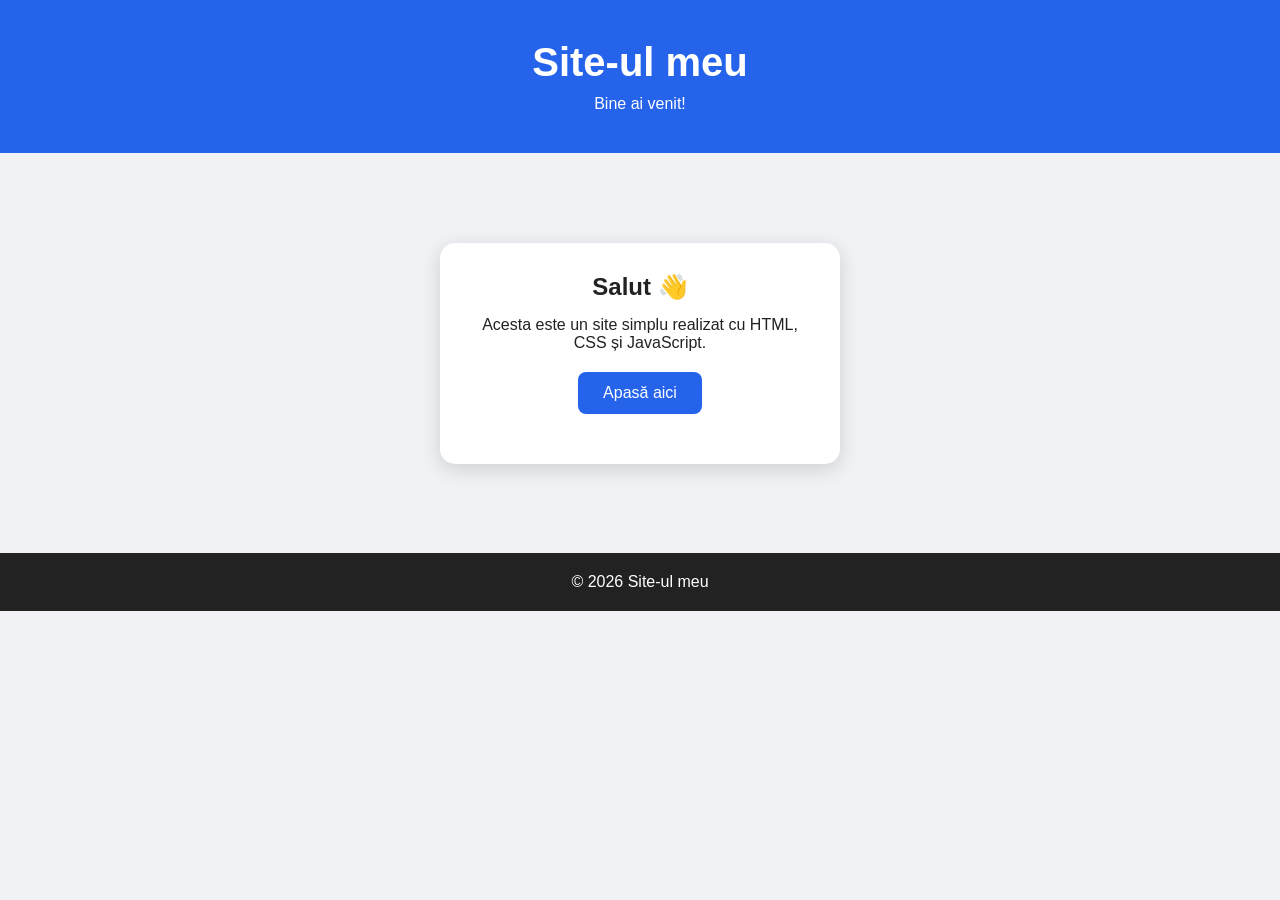
<file: laboratorul 1/index.html>
<!DOCTYPE html>
<html lang="ro">
<head>
    <meta charset="UTF-8">
    <meta name="viewport" content="width=device-width, initial-scale=1.0">
    <title>Site-ul meu</title>
    <link rel="stylesheet" href="style.css">
</head>
<body>

    <header>
        <h1>Site-ul meu</h1>
        <p>Bine ai venit!</p>
    </header>

    <main>
        <div class="card">
            <h2>Salut 👋</h2>
            <p>Acesta este un site simplu realizat cu HTML, CSS și JavaScript.</p>

            <button onclick="schimbaMesajul()">Apasă aici</button>

            <p id="mesaj"></p>
        </div>
    </main>

    <footer>
        <p>© 2026 Site-ul meu</p>
    </footer>

    <script src="script.js"></script>
</body>
</html>
</file>
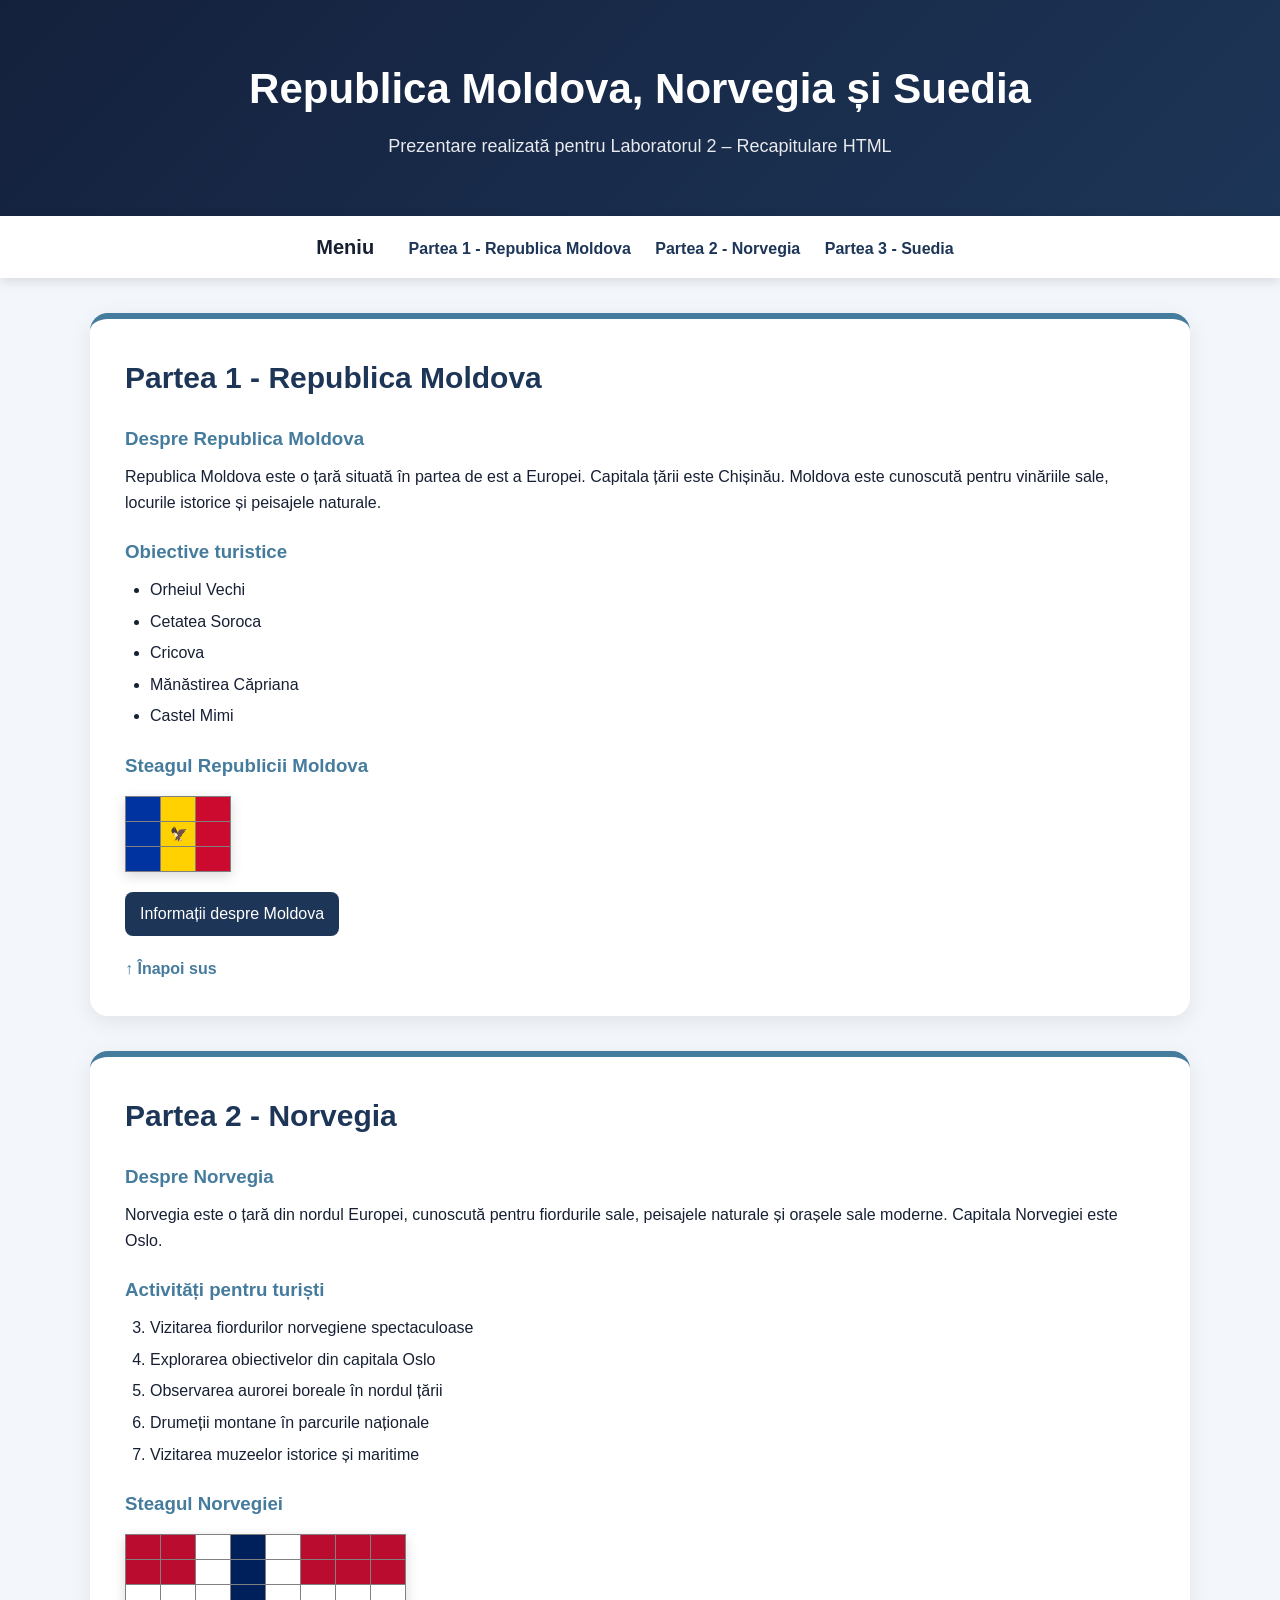
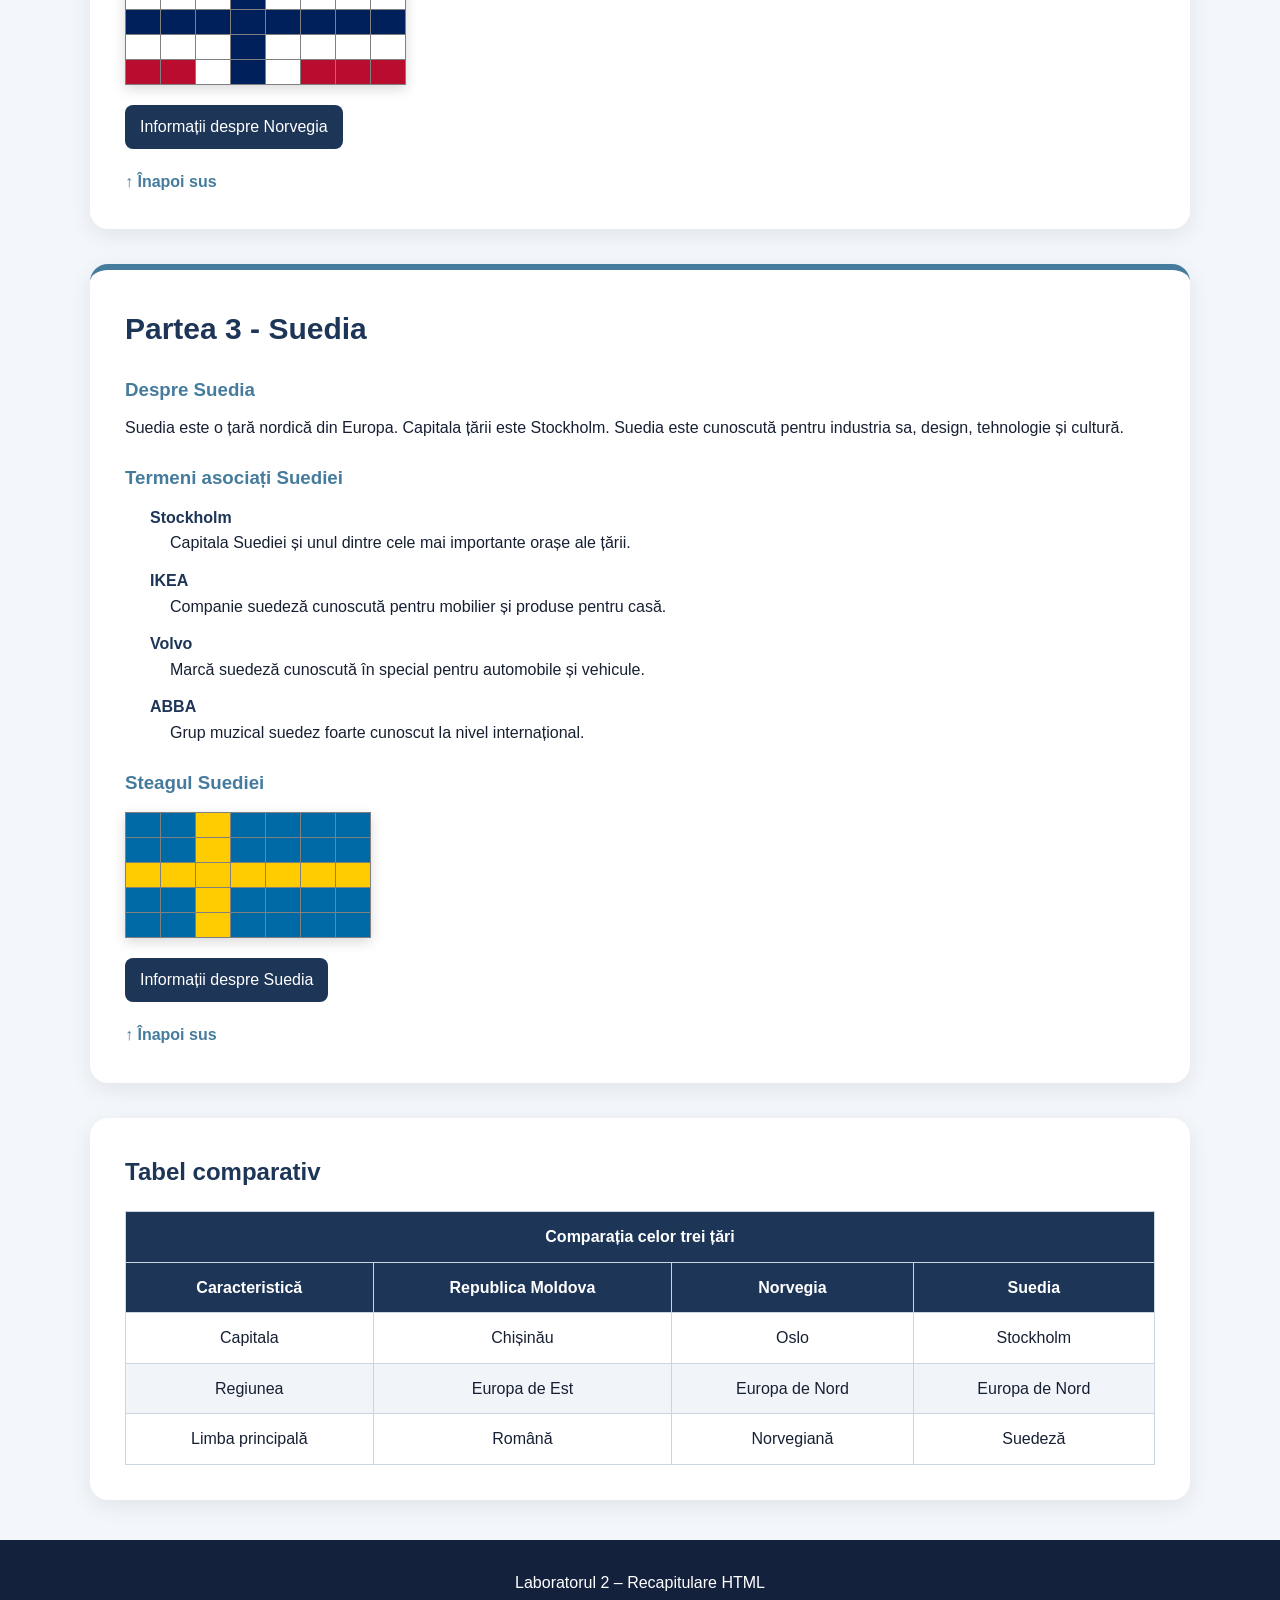
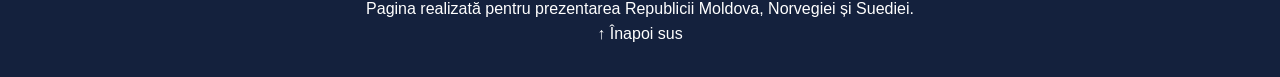
<file: laboratorul 2/index.html>
<!DOCTYPE html>
<html lang="ro">
<head>
    <meta charset="UTF-8">
    <meta name="viewport" content="width=device-width, initial-scale=1.0">
    <title>Republica Moldova, Norvegia și Suedia</title>

    <style>
        * {
            box-sizing: border-box;
            margin: 0;
            padding: 0;
        }

        html {
            scroll-behavior: smooth;
        }

        body {
            font-family: Arial, sans-serif;
            background: #f3f6fa;
            color: #172033;
            line-height: 1.6;
        }

        header {
            background: linear-gradient(135deg, #14213d, #1d3557);
            color: white;
            text-align: center;
            padding: 55px 20px;
        }

        header h1 {
            font-size: 42px;
            margin-bottom: 10px;
        }

        header p {
            font-size: 18px;
            opacity: 0.9;
        }

        nav {
            position: sticky;
            top: 0;
            z-index: 100;
            background: white;
            padding: 15px;
            text-align: center;
            box-shadow: 0 3px 12px rgba(0,0,0,0.12);
        }

        nav h2 {
            display: inline-block;
            margin-right: 20px;
            font-size: 20px;
        }

        nav a {
            color: #1d3557;
            text-decoration: none;
            font-weight: bold;
            margin: 0 10px;
        }

        nav a:hover {
            color: #e76f51;
        }

        main {
            width: 90%;
            max-width: 1100px;
            margin: 35px auto;
        }

        .tara {
            background: white;
            margin-bottom: 35px;
            padding: 35px;
            border-radius: 18px;
            box-shadow: 0 6px 22px rgba(0,0,0,0.08);
            border-top: 6px solid #457b9d;
        }

        .tara h2 {
            color: #1d3557;
            font-size: 30px;
            margin-bottom: 12px;
        }

        .tara h3 {
            color: #457b9d;
            margin: 22px 0 10px;
        }

        .tara p {
            margin-bottom: 10px;
        }

        ul, ol, dl {
            margin-left: 25px;
        }

        li {
            margin: 6px 0;
        }

        dt {
            font-weight: bold;
            color: #1d3557;
            margin-top: 12px;
        }

        dd {
            margin-left: 20px;
        }

        /* Stiluri pentru tabelele care reprezintă steagurile */
        .steag {
            margin-top: 15px;
            border-collapse: collapse;
            box-shadow: 0 4px 12px rgba(0,0,0,0.15);
        }

        .steag td {
            width: 35px;
            height: 25px;
            padding: 0;
            text-align: center;
            vertical-align: middle;
        }

        /* Culori și elemente pentru steaguri */
        .moldova .albastru { background: #0033a0; }
        .moldova .galben { background: #ffd100; color: #b33c00; font-size: 14px; }
        .moldova .rosu { background: #cc092f; }

        .norvegia .rosu { background: #ba0c2f; }
        .norvegia .alb { background: #ffffff; }
        .norvegia .albastru { background: #00205b; }

        .suedia .albastru { background: #006aa7; }
        .suedia .galben { background: #fecc00; }

        .link {
            display: inline-block;
            margin-top: 20px;
            padding: 9px 15px;
            background: #1d3557;
            color: white;
            text-decoration: none;
            border-radius: 8px;
        }

        .link:hover {
            background: #e76f51;
        }

        .sus {
            display: inline-block;
            margin-top: 20px;
            color: #457b9d;
            font-weight: bold;
            text-decoration: none;
        }

        .comparativ {
            background: white;
            padding: 35px;
            border-radius: 18px;
            box-shadow: 0 6px 22px rgba(0,0,0,0.08);
            margin-bottom: 35px;
        }

        .comparativ h2 {
            color: #1d3557;
            margin-bottom: 20px;
        }

        .comparativ table {
            width: 100%;
            border-collapse: collapse;
        }

        .comparativ th,
        .comparativ td {
            border: 1px solid #ccd5df;
            padding: 12px;
            text-align: center;
        }

        .comparativ th {
            background: #1d3557;
            color: white;
        }

        .comparativ tr:nth-child(even) td {
            background: #f1f5f9;
        }

        footer {
            background: #14213d;
            color: white;
            text-align: center;
            padding: 30px 20px;
            margin-top: 40px;
        }

        footer a {
            color: white;
            text-decoration: none;
        }

        @media (max-width: 750px) {
            header h1 {
                font-size: 30px;
            }

            nav h2 {
                display: block;
                margin-bottom: 8px;
            }

            nav a {
                display: block;
                margin: 8px;
            }

            main {
                width: 94%;
            }

            .tara,
            .comparativ {
                padding: 22px;
            }

            .comparativ {
                overflow-x: auto;
            }
        }
    </style>
</head>

<body id="sus">

    <header>
        <h1>Republica Moldova, Norvegia și Suedia</h1>
        <p>Prezentare realizată pentru Laboratorul 2 – Recapitulare HTML</p>
    </header>

    <nav>
        <h2>Meniu</h2>
        <a href="#moldova">Partea 1 - Republica Moldova</a>
        <a href="#norvegia">Partea 2 - Norvegia</a>
        <a href="#suedia">Partea 3 - Suedia</a>
    </nav>

    <main>

        <!-- Partea 1 - Republica Moldova -->
        <div class="tara moldova" id="moldova">
            <section>
                <h2>Partea 1 - Republica Moldova</h2>

                <article>
                    <h3>Despre Republica Moldova</h3>
                    <p>
                        Republica Moldova este o țară situată în partea de est a Europei.
                        Capitala țării este Chișinău. Moldova este cunoscută pentru
                        vinăriile sale, locurile istorice și peisajele naturale.
                    </p>
                </article>

                <h3>Obiective turistice</h3>
                <ul>
                    <li>Orheiul Vechi</li>
                    <li>Cetatea Soroca</li>
                    <li>Cricova</li>
                    <li>Mănăstirea Căpriana</li>
                    <li>Castel Mimi</li>
                </ul>

                <h3>Steagul Republicii Moldova</h3>
                <!-- Tabel steag Moldova cu vulturul centrat pe mijloc -->
                <table class="steag" border="1" cellspacing="0">
                    <tr>
                        <td class="albastru"></td>
                        <td class="galben"></td>
                        <td class="rosu"></td>
                    </tr>
                    <tr>
                        <td class="albastru"></td>
                        <td class="galben">🦅</td>
                        <td class="rosu"></td>
                    </tr>
                    <tr>
                        <td class="albastru"></td>
                        <td class="galben"></td>
                        <td class="rosu"></td>
                    </tr>
                </table>

                <a class="link" href="https://ro.wikipedia.org/wiki/Republica_Moldova" target="_blank">
                    Informații despre Moldova
                </a>

                <br>
                <a class="sus" href="#sus">↑ Înapoi sus</a>
            </section>
        </div>

        <!-- Partea 2 - Norvegia -->
        <div class="tara norvegia" id="norvegia">
            <section>
                <h2>Partea 2 - Norvegia</h2>

                <article>
                    <h3>Despre Norvegia</h3>
                    <p>
                        Norvegia este o țară din nordul Europei, cunoscută pentru
                        fiordurile sale, peisajele naturale și orașele sale moderne.
                        Capitala Norvegiei este Oslo.
                    </p>
                </article>

                <h3>Activități pentru turiști</h3>
                <ol start="3">
                    <li>Vizitarea fiordurilor norvegiene spectaculoase</li>
                    <li>Explorarea obiectivelor din capitala Oslo</li>
                    <li>Observarea aurorei boreale în nordul țării</li>
                    <li>Drumeții montane în parcurile naționale</li>
                    <li>Vizitarea muzeelor istorice și maritime</li>
                </ol>

                <h3>Steagul Norvegiei</h3>
                <table class="steag" border="1" cellspacing="0">
                    <tr>
                        <td class="rosu"></td>
                        <td class="rosu"></td>
                        <td class="alb"></td>
                        <td class="albastru"></td>
                        <td class="alb"></td>
                        <td class="rosu"></td>
                        <td class="rosu"></td>
                        <td class="rosu"></td>
                    </tr>
                    <tr>
                        <td class="rosu"></td>
                        <td class="rosu"></td>
                        <td class="alb"></td>
                        <td class="albastru"></td>
                        <td class="alb"></td>
                        <td class="rosu"></td>
                        <td class="rosu"></td>
                        <td class="rosu"></td>
                    </tr>
                    <tr>
                        <td class="alb"></td>
                        <td class="alb"></td>
                        <td class="alb"></td>
                        <td class="albastru"></td>
                        <td class="alb"></td>
                        <td class="alb"></td>
                        <td class="alb"></td>
                        <td class="alb"></td>
                    </tr>
                    <tr>
                        <td class="albastru"></td>
                        <td class="albastru"></td>
                        <td class="albastru"></td>
                        <td class="albastru"></td>
                        <td class="albastru"></td>
                        <td class="albastru"></td>
                        <td class="albastru"></td>
                        <td class="albastru"></td>
                    </tr>
                    <tr>
                        <td class="alb"></td>
                        <td class="alb"></td>
                        <td class="alb"></td>
                        <td class="albastru"></td>
                        <td class="alb"></td>
                        <td class="alb"></td>
                        <td class="alb"></td>
                        <td class="alb"></td>
                    </tr>
                    <tr>
                        <td class="rosu"></td>
                        <td class="rosu"></td>
                        <td class="alb"></td>
                        <td class="albastru"></td>
                        <td class="alb"></td>
                        <td class="rosu"></td>
                        <td class="rosu"></td>
                        <td class="rosu"></td>
                    </tr>
                </table>

                <a class="link" href="https://ro.wikipedia.org/wiki/Norvegia" target="_blank">
                    Informații despre Norvegia
                </a>

                <br>
                <a class="sus" href="#sus">↑ Înapoi sus</a>
            </section>
        </div>

        <!-- Partea 3 - Suedia -->
        <div class="tara suedia" id="suedia">
            <section>
                <h2>Partea 3 - Suedia</h2>

                <article>
                    <h3>Despre Suedia</h3>
                    <p>
                        Suedia este o țară nordică din Europa. Capitala țării este
                        Stockholm. Suedia este cunoscută pentru industria sa,
                        design, tehnologie și cultură.
                    </p>
                </article>

                <h3>Termeni asociați Suediei</h3>
                <dl>
                    <dt>Stockholm</dt>
                    <dd>Capitala Suediei și unul dintre cele mai importante orașe ale țării.</dd>

                    <dt>IKEA</dt>
                    <dd>Companie suedeză cunoscută pentru mobilier și produse pentru casă.</dd>

                    <dt>Volvo</dt>
                    <dd>Marcă suedeză cunoscută în special pentru automobile și vehicule.</dd>

                    <dt>ABBA</dt>
                    <dd>Grup muzical suedez foarte cunoscut la nivel internațional.</dd>
                </dl>

                <h3>Steagul Suediei</h3>
                <table class="steag" border="1" cellspacing="0">
                    <tr>
                        <td class="albastru"></td>
                        <td class="albastru"></td>
                        <td class="galben"></td>
                        <td class="albastru"></td>
                        <td class="albastru"></td>
                        <td class="albastru"></td>
                        <td class="albastru"></td>
                    </tr>
                    <tr>
                        <td class="albastru"></td>
                        <td class="albastru"></td>
                        <td class="galben"></td>
                        <td class="albastru"></td>
                        <td class="albastru"></td>
                        <td class="albastru"></td>
                        <td class="albastru"></td>
                    </tr>
                    <tr>
                        <td class="galben"></td>
                        <td class="galben"></td>
                        <td class="galben"></td>
                        <td class="galben"></td>
                        <td class="galben"></td>
                        <td class="galben"></td>
                        <td class="galben"></td>
                    </tr>
                    <tr>
                        <td class="albastru"></td>
                        <td class="albastru"></td>
                        <td class="galben"></td>
                        <td class="albastru"></td>
                        <td class="albastru"></td>
                        <td class="albastru"></td>
                        <td class="albastru"></td>
                    </tr>
                    <tr>
                        <td class="albastru"></td>
                        <td class="albastru"></td>
                        <td class="galben"></td>
                        <td class="albastru"></td>
                        <td class="albastru"></td>
                        <td class="albastru"></td>
                        <td class="albastru"></td>
                    </tr>
                </table>

                <a class="link" href="https://ro.wikipedia.org/wiki/Suedia" target="_blank">
                    Informații despre Suedia
                </a>

                <br>
                <a class="sus" href="#sus">↑ Înapoi sus</a>
            </section>
        </div>

        <!-- Tabel comparativ -->
        <div class="comparativ">
            <h2>Tabel comparativ</h2>
            <table>
                <tr>
                    <th colspan="4">Comparația celor trei țări</th>
                </tr>
                <tr>
                    <th>Caracteristică</th>
                    <th>Republica Moldova</th>
                    <th>Norvegia</th>
                    <th>Suedia</th>
                </tr>
                <tr>
                    <td>Capitala</td>
                    <td>Chișinău</td>
                    <td>Oslo</td>
                    <td>Stockholm</td>
                </tr>
                <tr>
                    <td>Regiunea</td>
                    <td>Europa de Est</td>
                    <td>Europa de Nord</td>
                    <td>Europa de Nord</td>
                </tr>
                <tr>
                    <td>Limba principală</td>
                    <td>Română</td>
                    <td>Norvegiană</td>
                    <td>Suedeză</td>
                </tr>
            </table>
        </div>

    </main>

    <footer>
        <p>Laboratorul 2 – Recapitulare HTML</p>
        <p>Pagina realizată pentru prezentarea Republicii Moldova, Norvegiei și Suediei.</p>
        <a href="#sus">↑ Înapoi sus</a>
    </footer>

</body>
</html>
</file>
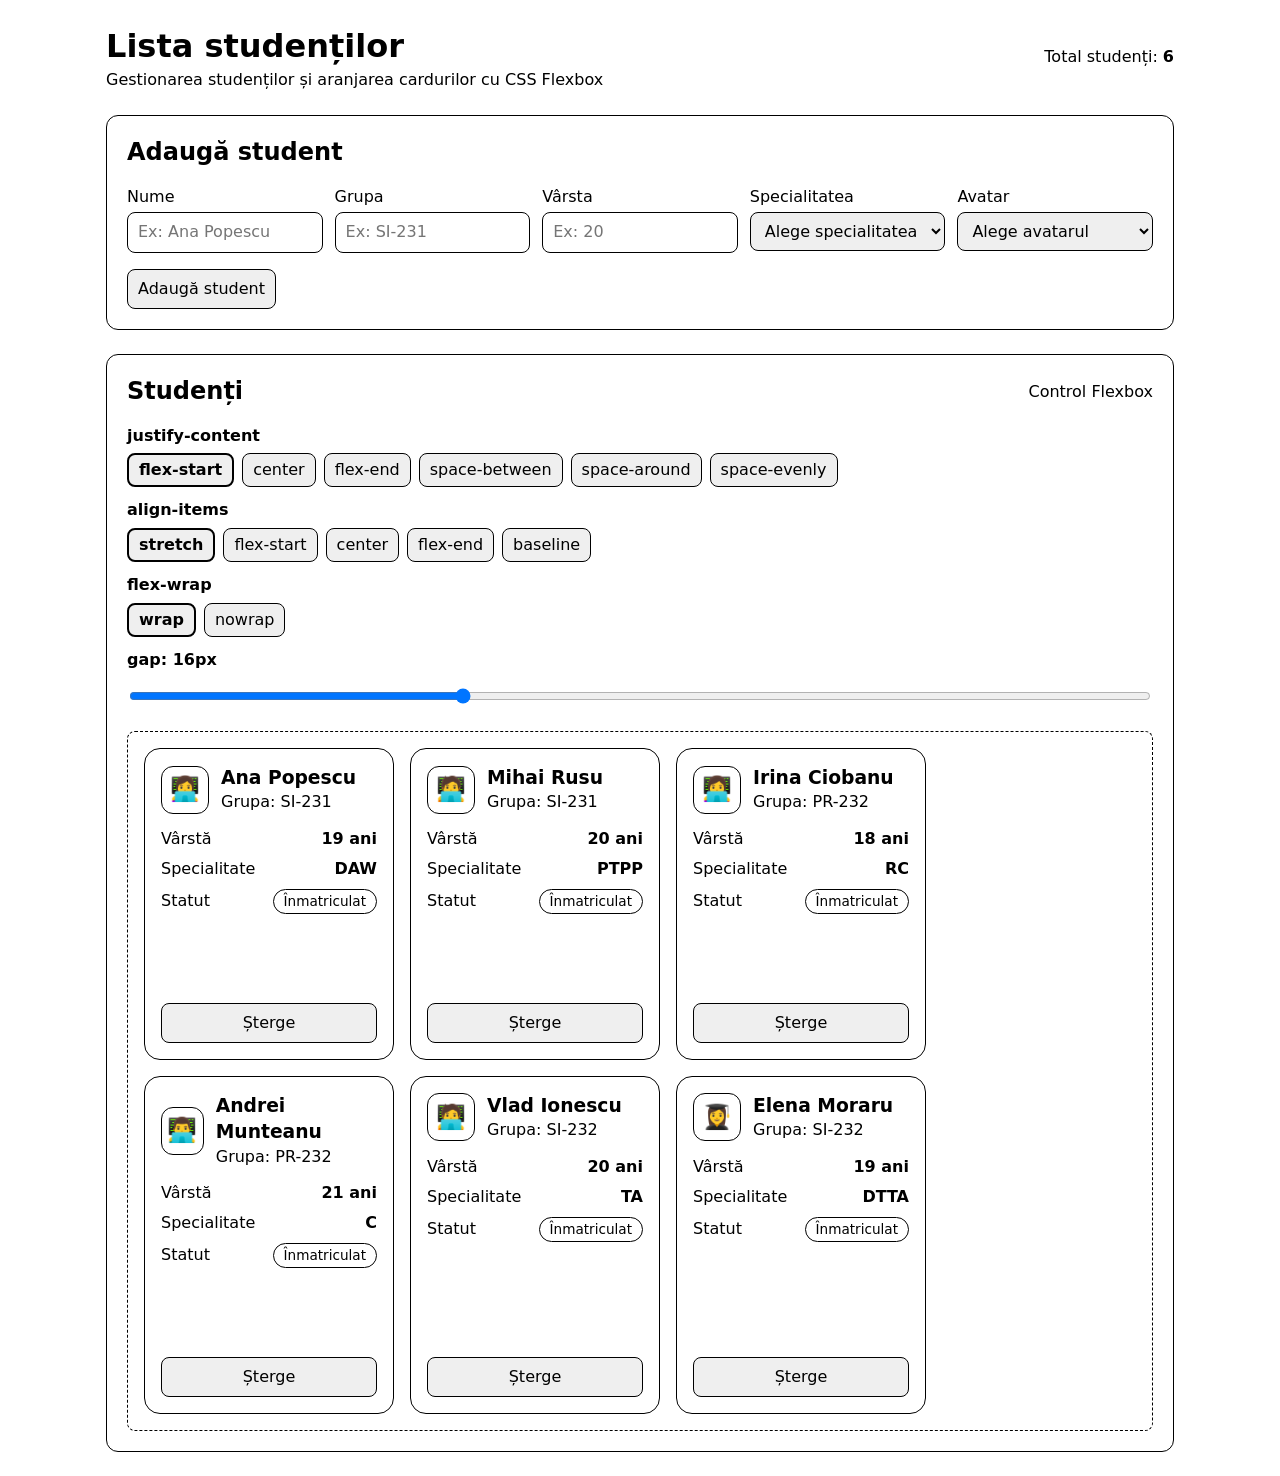
<file: laboratorul 5/index.html>
<!DOCTYPE html>
<html lang="ro">
<head>
    <meta charset="UTF-8">
    <meta name="viewport" content="width=device-width, initial-scale=1.0">
    <title>Lista studenților</title>
    <link rel="stylesheet" href="style.css">
    <script src="script.js" defer></script>
</head>
<body>
    <main class="page">
        <header class="page-header">
            <div>
                <h1>Lista studenților</h1>
                <p>Gestionarea studenților și aranjarea cardurilor cu CSS Flexbox</p>
            </div>
            <div class="total">Total studenți: <strong id="students-count">0</strong></div>
        </header>

        <section class="panel">
            <h2>Adaugă student</h2>

            <form id="student-form" novalidate>
                <div class="form-grid">
                    <label>
                        Nume
                        <input type="text" id="nume" placeholder="Ex: Ana Popescu">
                    </label>

                    <label>
                        Grupa
                        <input type="text" id="grupa" placeholder="Ex: SI-231">
                    </label>

                    <label>
                        Vârsta
                        <input type="number" id="varsta" min="14" max="100" step="1" placeholder="Ex: 20">
                    </label>

                    <label>
                        Specialitatea
                        <select id="specialitate">
                            <option value="">Alege specialitatea</option>
                            <option value="DAW">DAW</option>
                            <option value="PTPP">PTPP</option>
                            <option value="RC">RC</option>
                            <option value="C">C</option>
                            <option value="TA">TA</option>
                            <option value="DTTA">DTTA</option>
                        </select>
                    </label>

                    <label>
                        Avatar
                        <select id="avatar">
                            <option value="">Alege avatarul</option>
                            <option value="👩‍💻">👩‍💻</option>
                            <option value="🧑‍💻">🧑‍💻</option>
                            <option value="👨‍💻">👨‍💻</option>
                            <option value="👩‍🎓">👩‍🎓</option>
                            <option value="👨‍🎓">👨‍🎓</option>
                        </select>
                    </label>
                </div>

                <div class="form-footer">
                    <button type="submit" class="primary-button">Adaugă student</button>
                    <p id="form-message" class="form-message" aria-live="polite"></p>
                </div>
            </form>
        </section>

        <section class="panel">
            <div class="panel-title">
                <h2>Studenți</h2>
                <span>Control Flexbox</span>
            </div>

            <div class="controls">
                <div class="control">
                    <span class="control-label">justify-content</span>
                    <div class="button-row" data-control="justify">
                        <button type="button" class="option-button active" data-value="flex-start">flex-start</button>
                        <button type="button" class="option-button" data-value="center">center</button>
                        <button type="button" class="option-button" data-value="flex-end">flex-end</button>
                        <button type="button" class="option-button" data-value="space-between">space-between</button>
                        <button type="button" class="option-button" data-value="space-around">space-around</button>
                        <button type="button" class="option-button" data-value="space-evenly">space-evenly</button>
                    </div>
                </div>

                <div class="control">
                    <span class="control-label">align-items</span>
                    <div class="button-row" data-control="align">
                        <button type="button" class="option-button active" data-value="stretch">stretch</button>
                        <button type="button" class="option-button" data-value="flex-start">flex-start</button>
                        <button type="button" class="option-button" data-value="center">center</button>
                        <button type="button" class="option-button" data-value="flex-end">flex-end</button>
                        <button type="button" class="option-button" data-value="baseline">baseline</button>
                    </div>
                </div>

                <div class="control">
                    <span class="control-label">flex-wrap</span>
                    <div class="button-row" data-control="wrap">
                        <button type="button" class="option-button active" data-value="wrap">wrap</button>
                        <button type="button" class="option-button" data-value="nowrap">nowrap</button>
                    </div>
                </div>

                <div class="control">
                    <label class="control-label" for="gap">gap: <span id="gap-value">16</span>px</label>
                    <input type="range" id="gap" min="0" max="50" value="16" step="2">
                </div>
            </div>

            <div id="students-list" class="students-list"></div>

         
            <p id="empty-message" class="empty-message" hidden>Nu există studenți în listă.</p>
        </section>
    </main>
</body>
</html>
</file>
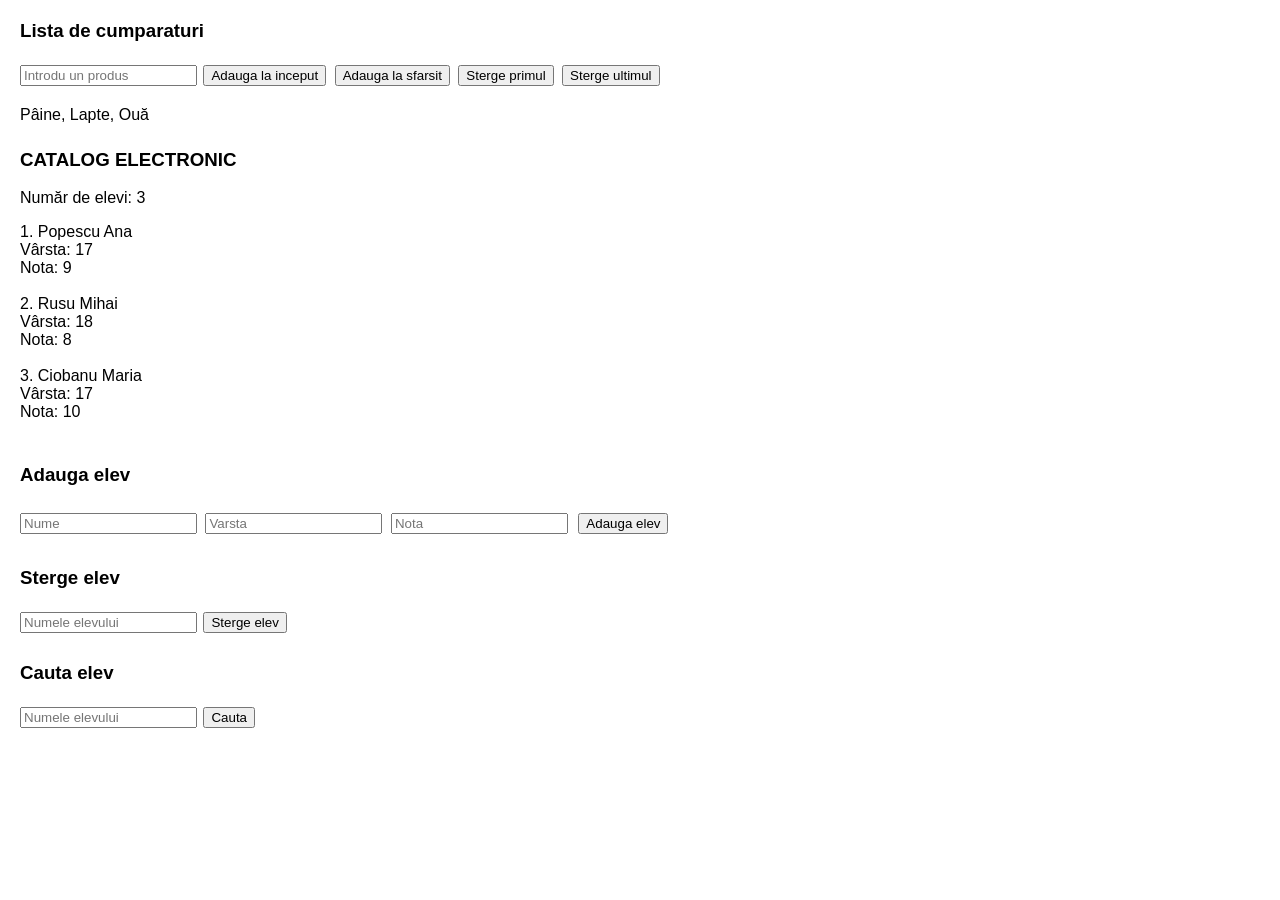
<file: laboratorul 4/index (1).html>
<!DOCTYPE html>
<html lang ="ro">
<head>
    <meta charset="UTF-8">
    <title>Laborator 4 - Liste si Array</title>
    <link rel="stylesheet" href="style.css">
</head>

<body>

    <section>
        <h3>Lista de cumparaturi</h3>

        <input type="text" id="produsNou" placeholder="Introdu un produs">

        <button onclick="adaugaLaInceput()">Adauga la inceput</button>
        <button onclick="adaugaLaSfarsit()">Adauga la sfarsit</button>
        <button onclick="eliminaPrimul()">Sterge primul</button>
        <button onclick="eliminaUltimul()">Sterge ultimul</button>

        <p id="listaCumparaturi"></p>
    </section>

    <section>
        <h3>CATALOG ELECTRONIC</h3>

        <p id="totalElevi"></p>
        <div id="catalog"></div>
    </section>

    <section>
        <h3>Adauga elev</h3>

        <input type="text" id="inputNume" placeholder="Nume">
        <input type="number" id="inputVarsta" placeholder="Varsta">
        <input type="number" id="inputNota" placeholder="Nota">

        <button onclick="adaugaElev()">Adauga elev</button>
        <p id="mesajAdaugare"></p>
    </section>

    <section>
        <h3>Sterge elev</h3>

        <input type="text" id="numeStergere" placeholder="Numele elevului">
        <button onclick="stergeElev()">Sterge elev</button>
        <p id="mesajStergere"></p>
    </section>

    <section>
        <h3>Cauta elev</h3>

        <input type="text" id="numeCautare" placeholder="Numele elevului">
        <button onclick="cautaElev()">Cauta</button>
        <p id="rezultatCautare"></p>
    </section>

    <script src="script.js" charset="UTF-8"></script>
</body>
</html>
</file>
<file: laboratorul 1/style.css>
* {
    margin: 0;
    padding: 0;
    box-sizing: border-box;
}

body {
    font-family: Arial, sans-serif;
    background: #f0f2f5;
    color: #222;
    text-align: center;
}

header {
    background: #2563eb;
    color: white;
    padding: 40px;
}

header h1 {
    font-size: 40px;
    margin-bottom: 10px;
}

main {
    min-height: 400px;
    display: flex;
    justify-content: center;
    align-items: center;
}

.card {
    background: white;
    width: 400px;
    padding: 30px;
    border-radius: 15px;
    box-shadow: 0 5px 20px rgba(0, 0, 0, 0.15);
}

.card h2 {
    margin-bottom: 15px;
}

.card p {
    margin-bottom: 20px;
}

button {
    background: #2563eb;
    color: white;
    border: none;
    padding: 12px 25px;
    border-radius: 8px;
    cursor: pointer;
    font-size: 16px;
}

button:hover {
    background: #1d4ed8;
}

#mesaj {
    margin-top: 20px;
    font-weight: bold;
}

footer {
    background: #222;
    color: white;
    padding: 20px;
}
</file>
<file: laboratorul 5/style.css>
* {
    box-sizing: border-box;
}

body {
    margin: 0;
    font-family: system-ui, sans-serif;
    line-height: 1.4;
}

h1,
h2,
h3,
p {
    margin: 0;
}

.page {
    max-width: 1100px;
    margin: 0 auto;
    padding: 24px 16px;
    display: flex;
    flex-direction: column;
    gap: 24px;
}

.page-header {
    display: flex;
    justify-content: space-between;
    align-items: center;
    flex-wrap: wrap;
    gap: 12px;
}

.panel {
    border: 1px solid;
    border-radius: 12px;
    padding: 20px;
    display: flex;
    flex-direction: column;
    gap: 16px;
}

.panel-title {
    display: flex;
    justify-content: space-between;
    align-items: center;
}

.form-grid {
    display: grid;
    grid-template-columns: repeat(auto-fit, minmax(180px, 1fr));
    gap: 12px;
}

.form-grid label {
    display: flex;
    flex-direction: column;
    gap: 4px;
}

input,
select,
button {
    font: inherit;
    padding: 8px 10px;
    border: 1px solid;
    border-radius: 8px;
}

button {
    cursor: pointer;
}

.form-footer {
    display: flex;
    align-items: center;
    flex-wrap: wrap;
    gap: 12px;
    margin-top: 16px;
}

.controls {
    display: flex;
    flex-direction: column;
    gap: 12px;
}

.control {
    display: flex;
    flex-direction: column;
    gap: 6px;
}

.control-label {
    font-weight: 600;
}

.button-row {
    display: flex;
    flex-wrap: wrap;
    gap: 8px;
}

.option-button {
    padding: 4px 10px;
}

.option-button.active {
    font-weight: 700;
    border-width: 2px;
}

.students-list {
    display: flex;
    flex-wrap: wrap;
    align-items: stretch;
    justify-content: flex-start;
    gap: 16px;
    overflow-x: auto;
    min-height: 700px;
    padding: 16px;
    border: 1px dashed;
    border-radius: 8px;
}

.student-card {
    flex: 0 0 250px;
    display: flex;
    flex-direction: column;
    gap: 14px;
    padding: 16px;
    border: 1px solid;
    border-radius: 16px;
}

.card-header {
    display: flex;
    align-items: center;
    gap: 12px;
}

.avatar {
    width: 48px;
    height: 48px;
    display: flex;
    align-items: center;
    justify-content: center;
    font-size: 24px;
    border: 1px solid;
    border-radius: 12px;
}

.card-info {
    display: flex;
    flex-direction: column;
    gap: 8px;
}

.card-info p {
    display: flex;
    justify-content: space-between;
    align-items: center;
    gap: 12px;
}

.card-info strong {
    text-align: right;
}

.status {
    padding: 2px 10px;
    border: 1px solid;
    border-radius: 999px;
    font-size: 0.85em;
}

.delete-button {
    width: 100%;
    margin-top: auto;
}

.empty-message {
    text-align: center;
}
</file>
<file: laboratorul 4/style.css>
body {
    font-family: Arial, sans-serif;
    margin: 20px;
}

section {
    margin-bottom: 25px;
}

#catalog, #rezultatCautare {
    white-space: pre-line;
}

#inputNume, #inputVarsta, #inputNota {
    margin: 8px 4px 8px 0;
}

button {
    margin: 4px 2px;
}
</file>
